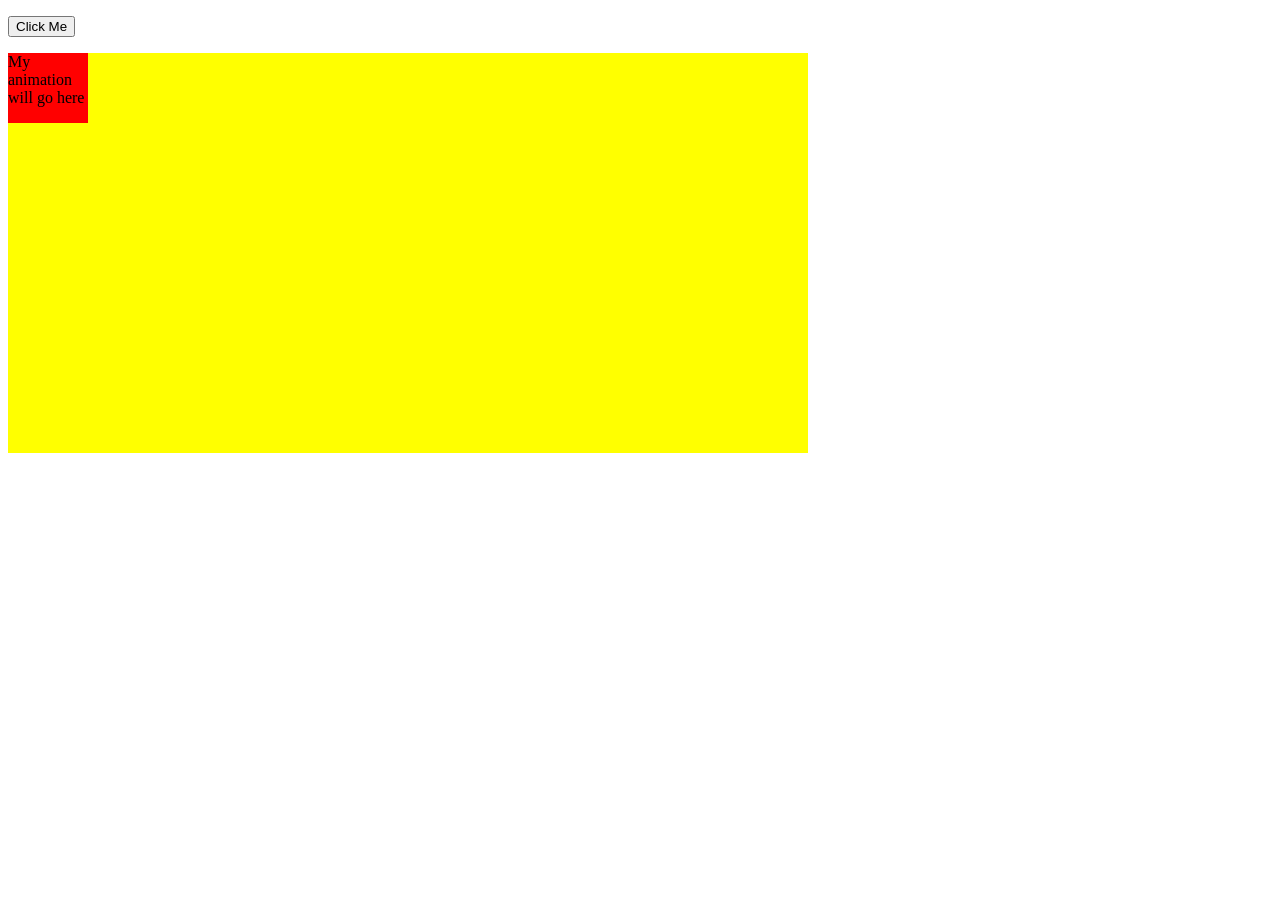
<file: Day-09/index.html>
<!doctype html>
<!-- // these is the dock types these tells the browser about the type of document we are using and these shows that its html  -->
<html lang="en">
  <head>
    <meta charset="UTF-8" />
    <meta name="viewport" content="width=device-width, initial-scale=1.0" />
    <title>Document</title>
    <!-- <link rel="stylesheet" href="./index.css"> -->
  </head>
  <!-- // this is the first root element in DOM -->

  <body>
    <style>
      /* #numb4 {
        border-color: red;
      }
      #numb4:disabled {
        border-color: lightgray;
        background-color: lightgray;
      } */

      #container {
        width: 800px;
        height: 400px;
        position: relative;
        background: yellow;
      }
      #animate {
        width: 80px;
        height: 70px;
        position: absolute;
        background: red;
      }
    </style>

    <!-- animation  -->
    <p><button onclick="myMove()">Click Me</button></p>
    <div id="container">
      <div id="animate">My animation will go here</div>
    </div>

    <!-- <section>
      <div class="main-card">
        <div class="card-image">
          <img
            src="https://images.unsplash.com/photo-1593642634443-44adaa06623a?ixid=MnwxMjA3fDB8MHxwaG90by1wYWdlfHx8fGVufDB8fHx8&ixlib=rb-1.2.1&auto=format&fit=crop&w=1050&q=80"
            height="200px"
            width="200px"
            id="image"
            alt=""
          />
        </div>
        <div class="card-content">
          <h1 class="card-title" id="title">Heading</h1>
          <p class="card-text" id="card-text-id">
            Lorem ipsum dolor sit amet consectetur adipisicing elit. Quaerat,
            quidem.
          </p>
          <h1 class="card-title" id="title">Another Heading</h1>

          <button
            type="button"
            class="card-btn"
            onclick="document.getElementById('title').innerHTML = 'New Heading'"
          >
            Click Me
          </button>
          <br />
          <br />
          <form name="myForm" onsubmit="return validateForm();" method="post">
            Name: <input type="text" name="fname" />
            <input type="submit" value="Submit" />
          </form>
          <br />
          <br />
          <p id="demo"></p>
          <input id="numb" />

          <button type="button" onclick="myFunction()">Submit</button>

          <p id="demo"></p>

          <br />
          <br />

          <form method="post">
            <input type="text" name="fname" id="numb4" disabled />
            <input type="submit" value="Submit" />
          </form>
        </div>
      </div
    </section> -->

    <script>
      let paragraph = document.getElementById("card-text-id");
      paragraph.style.color = "red";

      const heading = document.querySelector("#title");
      const heading2 = document.querySelectorAll("#title");
      console.log(heading2);
      console.log(heading);

      heading2[1].style.color = "blue";
      heading2[1].innerHTML = "Date" + " " + Date();

      document.getElementById("image").src =
        "https://images.unsplash.com/photo-1503023345310-bd7c1de61c7d?ixid=MnwxMjA3fDB8MHxwaG90by1wYWdlfHx8fGVufDB8fHx8&ixlib=rb-1.2.1&auto=format&fit=crop&w=1050&q=80";

      function validateForm() {
        let x = document.forms["myForm"]["fname"].value;
        if (x == "") {
          alert("Name must be filled out");
          return false;
        }
      }

      function myFunction() {
        // Get the value of the input field with id="numb"
        let z = document.getElementById("numb").value;
        // If z is Not a Number or less than one or greater than 10
        let text;
        if (isNaN(z) || z < 1 || z > 10) {
          text = "Input not valid";
        } else {
          text = "Input OK";
        }
        document.getElementById("demo").innerHTML = text;
      }

      function myMove() {
        let id = null;
        const elem = document.getElementById("animate");
        let pos = 0;
        clearInterval(id);
        id = setInterval(frame, 5);
        function frame() {
          if (pos == 350) {
            clearInterval(id);
          } else {
            pos++;
            elem.style.top = pos + "px";
            elem.style.left = pos + "px";
          }
        }
      }
    </script>
    <!-- <script src="./index.js"></script> -->
  </body>
  <!-- // this is the second root element in DOM -->
</html>
</file>
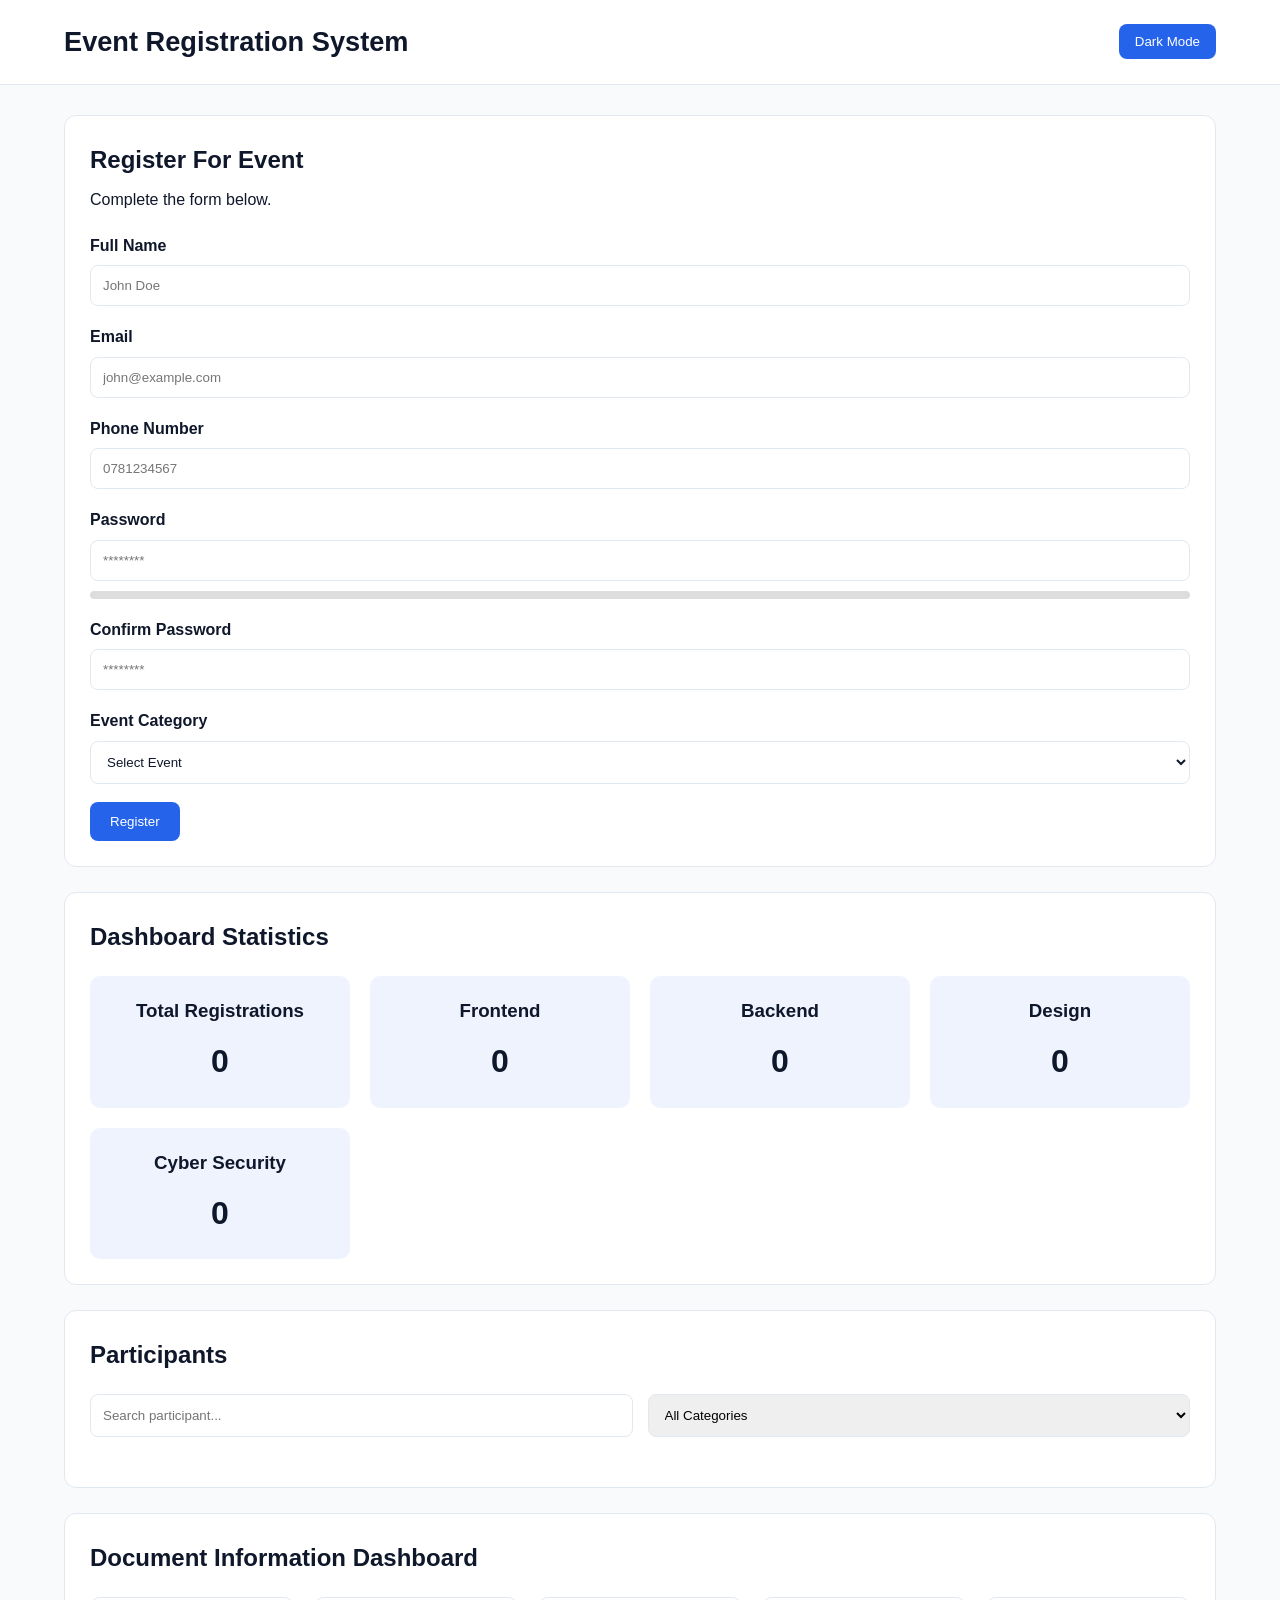
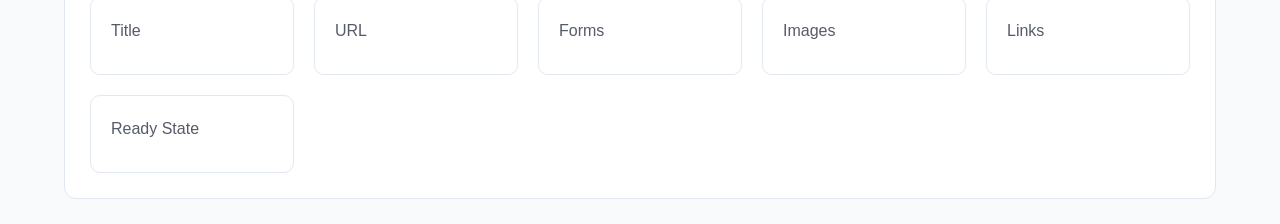
<file: Day-10/index.html>
<!DOCTYPE html>
<html lang="en">
<head>
  <meta charset="UTF-8" />
  <meta name="viewport" content="width=device-width, initial-scale=1.0" />
  <title>Event Registration System</title>

  <link rel="stylesheet" href="./css/style.css" />
  <link rel="stylesheet" href="./css/animations.css" />
</head>
<body>

  <!-- Header -->
  <header class="header">
    <div class="container">
      <div class="logo">
        <h1>Event Registration System</h1>
      </div>

      <button id="themeToggle" class="theme-btn">
        Dark Mode
      </button>
    </div>
  </header>

  <!-- Main Content -->
  <main class="container">

    <!-- Registration Form -->
    <section class="card">

      <div class="section-header">
        <h2>Register For Event</h2>
        <p>Complete the form below.</p>
      </div>

      <form id="registrationForm" novalidate>

        <div class="form-group">
          <label for="fullName">Full Name</label>

          <input
            type="text"
            id="fullName"
            placeholder="John Doe"
          />

          <small class="error" id="nameError"></small>
        </div>

        <div class="form-group">
          <label for="email">Email</label>

          <input
            type="email"
            id="email"
            placeholder="john@example.com"
          />

          <small class="error" id="emailError"></small>
        </div>

        <div class="form-group">
          <label for="phone">Phone Number</label>

          <input
            type="tel"
            id="phone"
            placeholder="0781234567"
          />

          <small class="error" id="phoneError"></small>
        </div>

        <div class="form-group">
          <label for="password">Password</label>

          <input
            type="password"
            id="password"
            placeholder="********"
          />

          <div class="strength-container">
            <div id="strengthBar"></div>
          </div>

          <small class="error" id="passwordError"></small>
        </div>

        <div class="form-group">
          <label for="confirmPassword">
            Confirm Password
          </label>

          <input
            type="password"
            id="confirmPassword"
            placeholder="********"
          />

          <small class="error" id="confirmError"></small>
        </div>

        <div class="form-group">
          <label for="eventCategory">
            Event Category
          </label>

          <select id="eventCategory">
            <option value="">
              Select Event
            </option>

            <option value="Frontend Bootcamp">
              Frontend Bootcamp
            </option>

            <option value="Backend Workshop">
              Backend Workshop
            </option>

            <option value="UI/UX Design">
              UI/UX Design
            </option>

            <option value="Cyber Security">
              Cyber Security
            </option>
          </select>

          <small class="error" id="categoryError"></small>
        </div>

        <button
          type="submit"
          id="submitBtn"
          class="primary-btn"
        >
          Register
        </button>

      </form>

    </section>

    <!-- Statistics Dashboard -->
    <section class="card">

      <div class="section-header">
        <h2>Dashboard Statistics</h2>
      </div>

      <div class="stats-grid">

        <div class="stat-card">
          <h3>Total Registrations</h3>
          <p id="totalRegistrations">0</p>
        </div>

        <div class="stat-card">
          <h3>Frontend</h3>
          <p id="frontendCount">0</p>
        </div>

        <div class="stat-card">
          <h3>Backend</h3>
          <p id="backendCount">0</p>
        </div>

        <div class="stat-card">
          <h3>Design</h3>
          <p id="designCount">0</p>
        </div>

        <div class="stat-card">
          <h3>Cyber Security</h3>
          <p id="CybersecurityCount">0</p>
        </div>

      </div>

    </section>

    <!-- Search -->
    <section class="card">

      <div class="section-header">
        <h2>Participants</h2>
      </div>

      <div class="search-wrapper">

        <input
          type="text"
          id="searchInput"
          placeholder="Search participant..."
        />

        <select id="filterCategory">

          <option value="all">
            All Categories
          </option>

          <option value="Frontend Bootcamp">
            Frontend Bootcamp
          </option>

          <option value="Backend Workshop">
            Backend Workshop
          </option>

          <option value="UI/UX Design">
            UI/UX Design
          </option>

          <option value="Cyber Security">
            Cyber Security
          </option>

        </select>

      </div>

      <div id="participantsList"
        class="participants-grid">
        <!-- add a div -->
      </div>

    </section>

    <!-- Document References -->
    <section class="card">

      <div class="section-header">
        <h2>Document Information Dashboard</h2>
      </div>

      <div class="document-grid">

        <div class="info-box">
          <span>Title</span>
          <strong id="docTitle"></strong>
        </div>

        <div class="info-box">
          <span>URL</span>
          <strong id="docURL"></strong>
        </div>

        <div class="info-box">
          <span>Forms</span>
          <strong id="formCount"></strong>
        </div>

        <div class="info-box">
          <span>Images</span>
          <strong id="imageCount"></strong>
        </div>

        <div class="info-box">
          <span>Links</span>
          <strong id="linkCount"></strong>
        </div>

        <div class="info-box">
          <span>Ready State</span>
          <strong id="readyState"></strong>
        </div>

      </div>

    </section>

  </main>

  <!-- Toast -->
  <div id="toast" class="toast">
    Registration Successful
  </div>

  <!-- Scripts -->
  <script type="module" src="./js/storage.js"></script>
  <script src="./js/validation.js"></script>
  <script src="./js/participants.js"></script>
  <script src="./js/dashboard.js"></script>
  <script src="./js/documentInfo.js"></script>
  <script src="./js/animations.js"></script>
  <script src="./js/theme.js"></script>
  <script src="./js/app.js"></script>

</body>
</html>
</file>
<file: Day-09/index.css>
* {
    margin: 0;
    padding: 0;
    box-sizing: border-box;
}

.main-card {
    display: flex;
    flex-direction: column;
    justify-content: space-between;
    align-items: center;
    width: 100%;
    height: 100vh;
}

.card-image {
    width: 100%;
    height: 100%;
    position: relative;
}

.card-image img {
    width: 100%;
    height: 100%;
    object-fit: cover;
}

.card-image::after {
  content: "";
  position: absolute;
  top: 0;
  left: 0;
  width: 100%;
  height: 100%;
  background-color: rgba(0, 0, 0, 0.5);
  z-index: 1;
}

.card-content {
    /* width: 100%; */
    /* height: 30%; */
    display: flex;
    position: absolute;
    top: 50%;
    flex-direction: column;
    justify-content: center;
    align-items: center;
    color: #fff;
    z-index: 2;
}
</file>
<file: Day-10/css/style.css>
* {
  margin: 0;
  padding: 0;
  box-sizing: border-box;
}

:root {

  --primary: #2563eb;
  --secondary: #1e293b;
  --success: #22c55e;
  --danger: #ef4444;

  --bg: #f8fafc;
  --card: #ffffff;
  --text: #0f172a;
  --border: #e2e8f0;
}

body.dark {

  --bg: #0f172a;
  --card: #1e293b;
  --text: #f8fafc;
  --border: #334155;
}

body {
  background: var(--bg);
  color: var(--text);
  font-family: Arial, Helvetica, sans-serif;
  line-height: 1.6;
  transition: 0.3s;
}


.container {
  width: 90%;
  max-width: 1200px;
  margin: auto;
}

.header {
  background: var(--card);
  border-bottom: 1px solid var(--border);
  padding: 20px 0;
  margin-bottom: 30px;
}

.header .container {
  display: flex;
  justify-content: space-between;
  align-items: center;
}

.logo h1 {
  font-size: 1.7rem;
}

.card {
  background: var(--card);
  border-radius: 12px;
  padding: 25px;
  margin-bottom: 25px;
  border: 1px solid var(--border);
}

.section-header {
  margin-bottom: 20px;
}

.section-header h2 {
  margin-bottom: 8px;
}



.form-group {
  margin-bottom: 18px;
}

.form-group label {
  display: block;
  margin-bottom: 7px;
  font-weight: bold;
}

.form-group input,
.form-group select {

  width: 100%;
  padding: 12px;

  border: 1px solid var(--border);
  border-radius: 8px;

  background: transparent;
  color: var(--text);
}

.form-group input:focus,
.form-group select:focus {

  outline: none;
  border-color: var(--primary);
}

.error {
  display: block;
  margin-top: 5px;
  color: var(--danger);
  font-size: 0.85rem;
}


.primary-btn,
.theme-btn {

  cursor: pointer;

  border: none;
  border-radius: 8px;

  padding: 12px 20px;

  color: white;
  background: var(--primary);
}

.theme-btn {
  padding: 10px 16px;
}


.strength-container {

  margin-top: 10px;
  width: 100%;
  height: 8px;

  background: #ddd;
  border-radius: 50px;

  overflow: hidden;
}

#strengthBar {

  width: 0%;
  height: 100%;

  background: var(--danger);

  transition: 0.3s;
}


.stats-grid {

  display: grid;
  grid-template-columns: repeat(
      auto-fit,
      minmax(220px, 1fr)
  );

  gap: 20px;
}

.stat-card {

  padding: 20px;
  border-radius: 10px;

  text-align: center;

  background: rgba(37,99,235,0.08);
}

.stat-card h3 {
  margin-bottom: 10px;
}

.stat-card p {

  font-size: 2rem;
  font-weight: bold;
}

.search-wrapper {

  display: flex;
  gap: 15px;

  margin-bottom: 25px;
}

.search-wrapper input,
.search-wrapper select {

  flex: 1;

  padding: 12px;
  border-radius: 8px;

  border: 1px solid var(--border);
}


.participants-grid {

  display: grid;

  grid-template-columns:
    repeat(auto-fill,minmax(280px,1fr));

  gap: 20px;
}

.participant-card {

  padding: 20px;

  border-radius: 12px;

  border: 1px solid var(--border);

  background: var(--card);
}

.participant-card h3 {
  margin-bottom: 10px;
}

.participant-card p {
  margin-bottom: 6px;
}

.card-actions {

  margin-top: 15px;

  display: flex;
  gap: 10px;
}

.edit-btn,
.delete-btn {

  border: none;
  padding: 10px 14px;

  border-radius: 6px;
  cursor: pointer;

  color: white;
}

.edit-btn {
  background: orange;
}

.delete-btn {
  background: crimson;
}

.document-grid {

  display: grid;

  grid-template-columns:
    repeat(auto-fit,minmax(200px,1fr));

  gap: 20px;
}

.info-box {

  padding: 20px;
  border-radius: 10px;

  border: 1px solid var(--border);

  display: flex;
  flex-direction: column;
  gap: 10px;
}

.info-box span {
  opacity: 0.7;
}


.toast {

  position: fixed;

  right: 30px;
  bottom: 30px;

  background: var(--success);
  color: white;

  padding: 14px 20px;

  border-radius: 8px;

  opacity: 0;
  visibility: hidden;
}

@media(max-width:768px){

  .header .container {
    flex-direction: column;
    gap: 15px;
  }

  .search-wrapper {
    flex-direction: column;
  }

  .stats-grid,
  .document-grid {
    grid-template-columns: 1fr;
  }
}
</file>
<file: Day-10/css/animations.css>
.fade-in {
  animation: fadeIn 0.5s ease;
}

.show-toast {
  opacity: 1 !important;
  visibility: visible !important;
  animation: slideUp 0.4s ease;
}

@keyframes fadeIn {

  from {
    opacity: 0;
    transform: translateY(20px);
  }

  to {
    opacity: 1;
    transform: translateY(0);
  }
}

@keyframes slideUp {

  from {
    opacity: 0;
    transform: translateY(30px);
  }

  to {
    opacity: 1;
    transform: translateY(0);
  }
}
</file>
